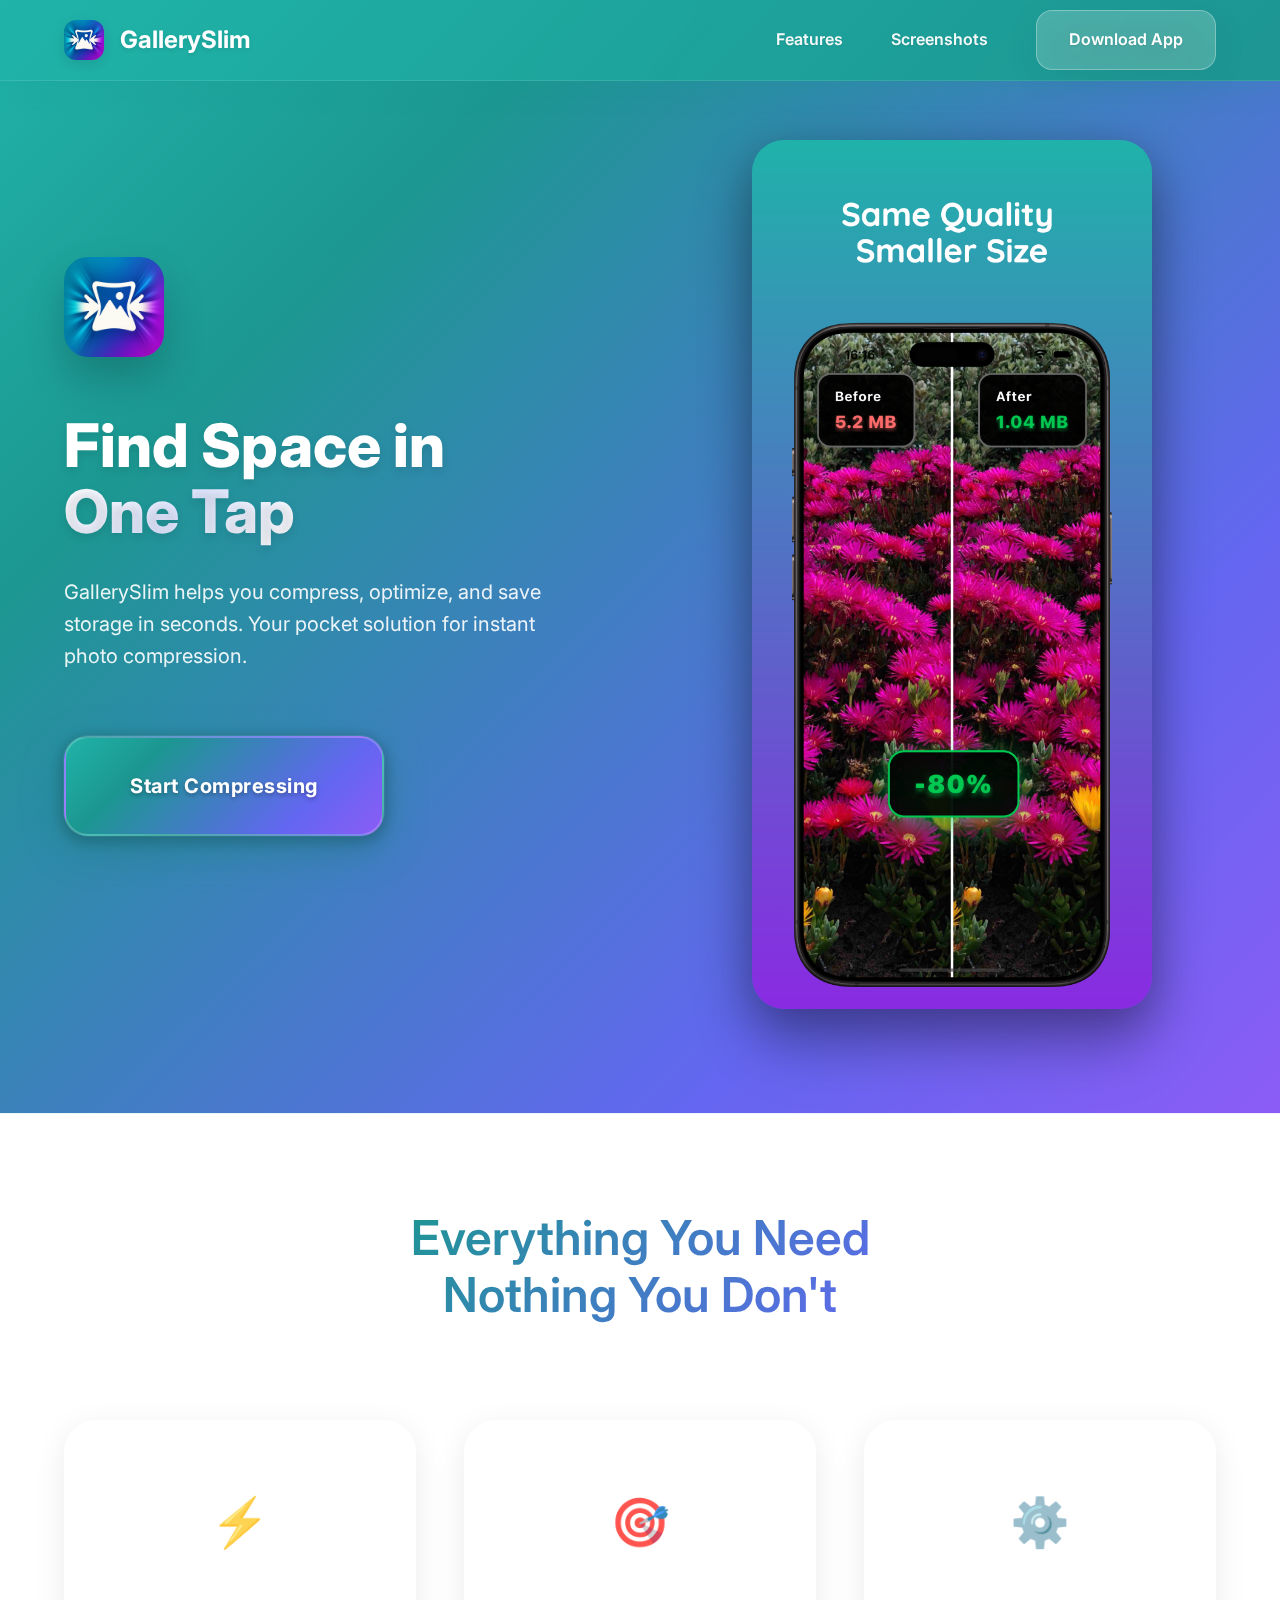
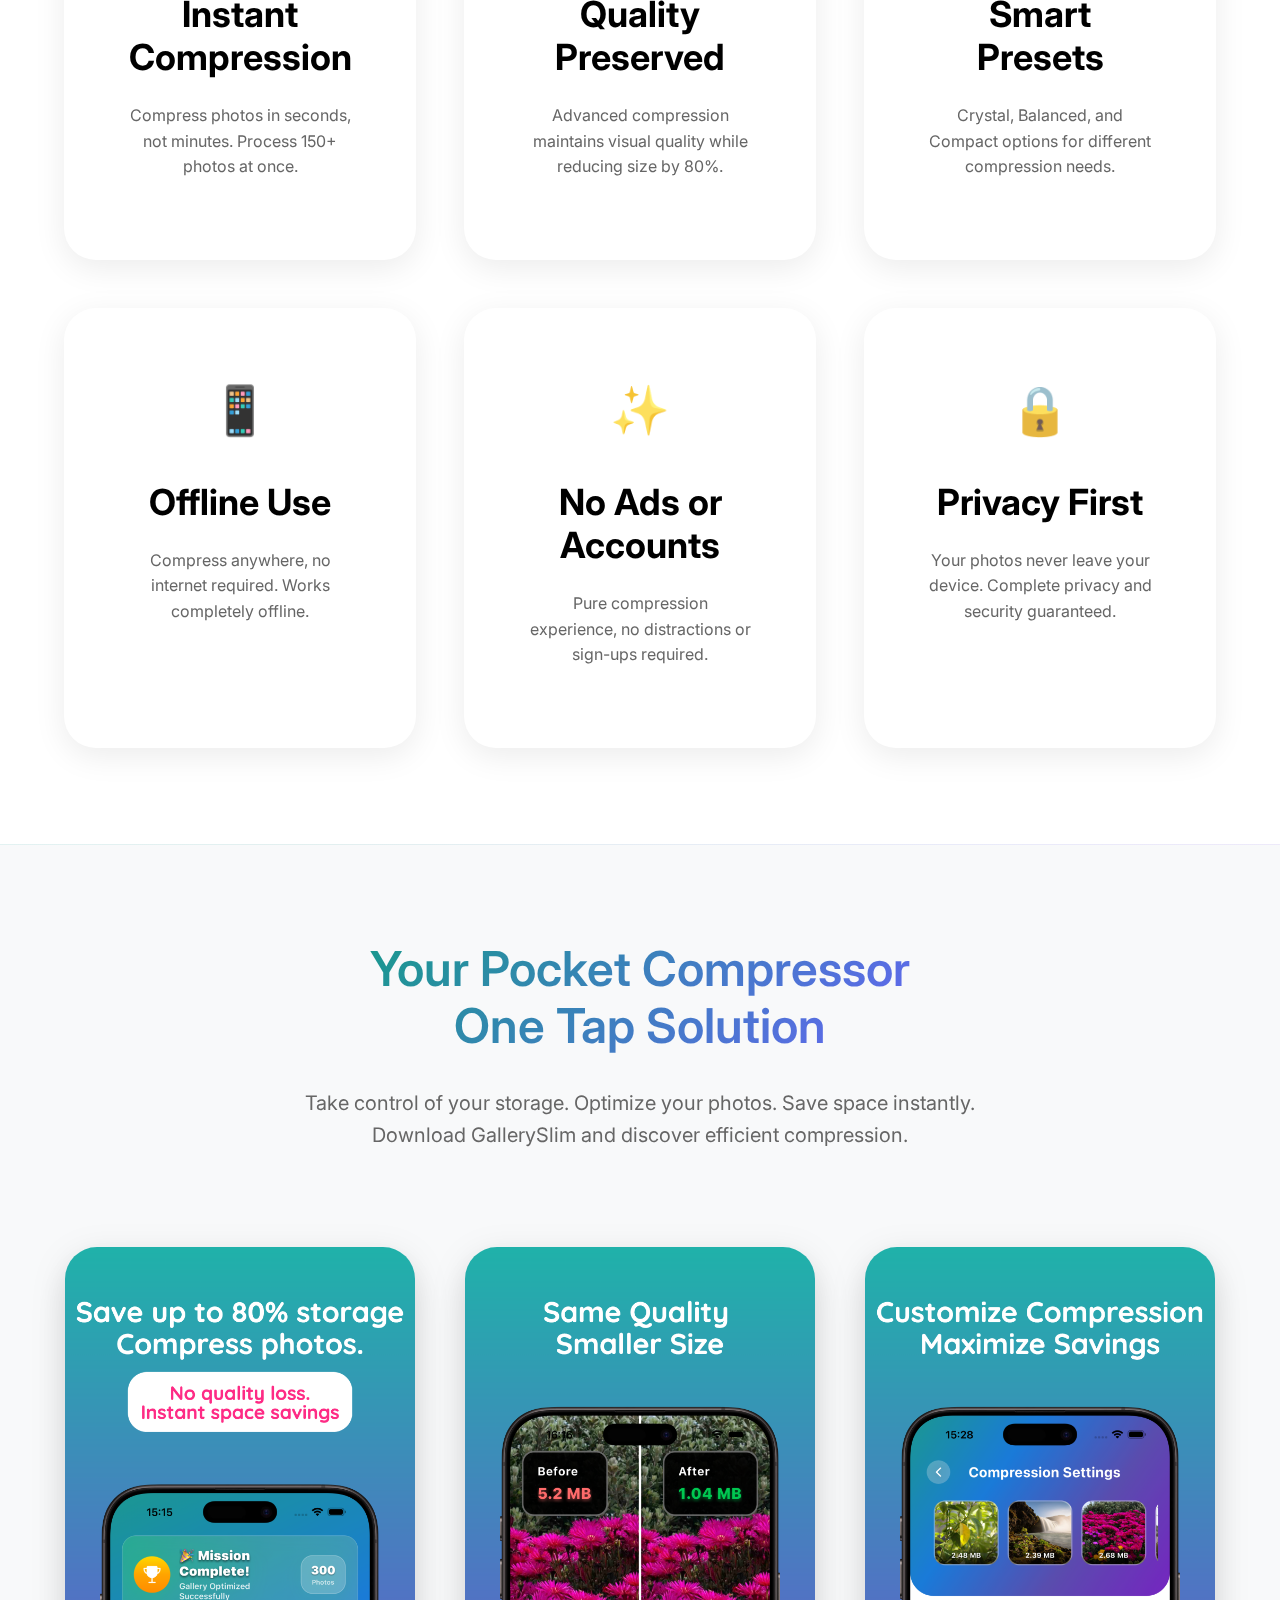
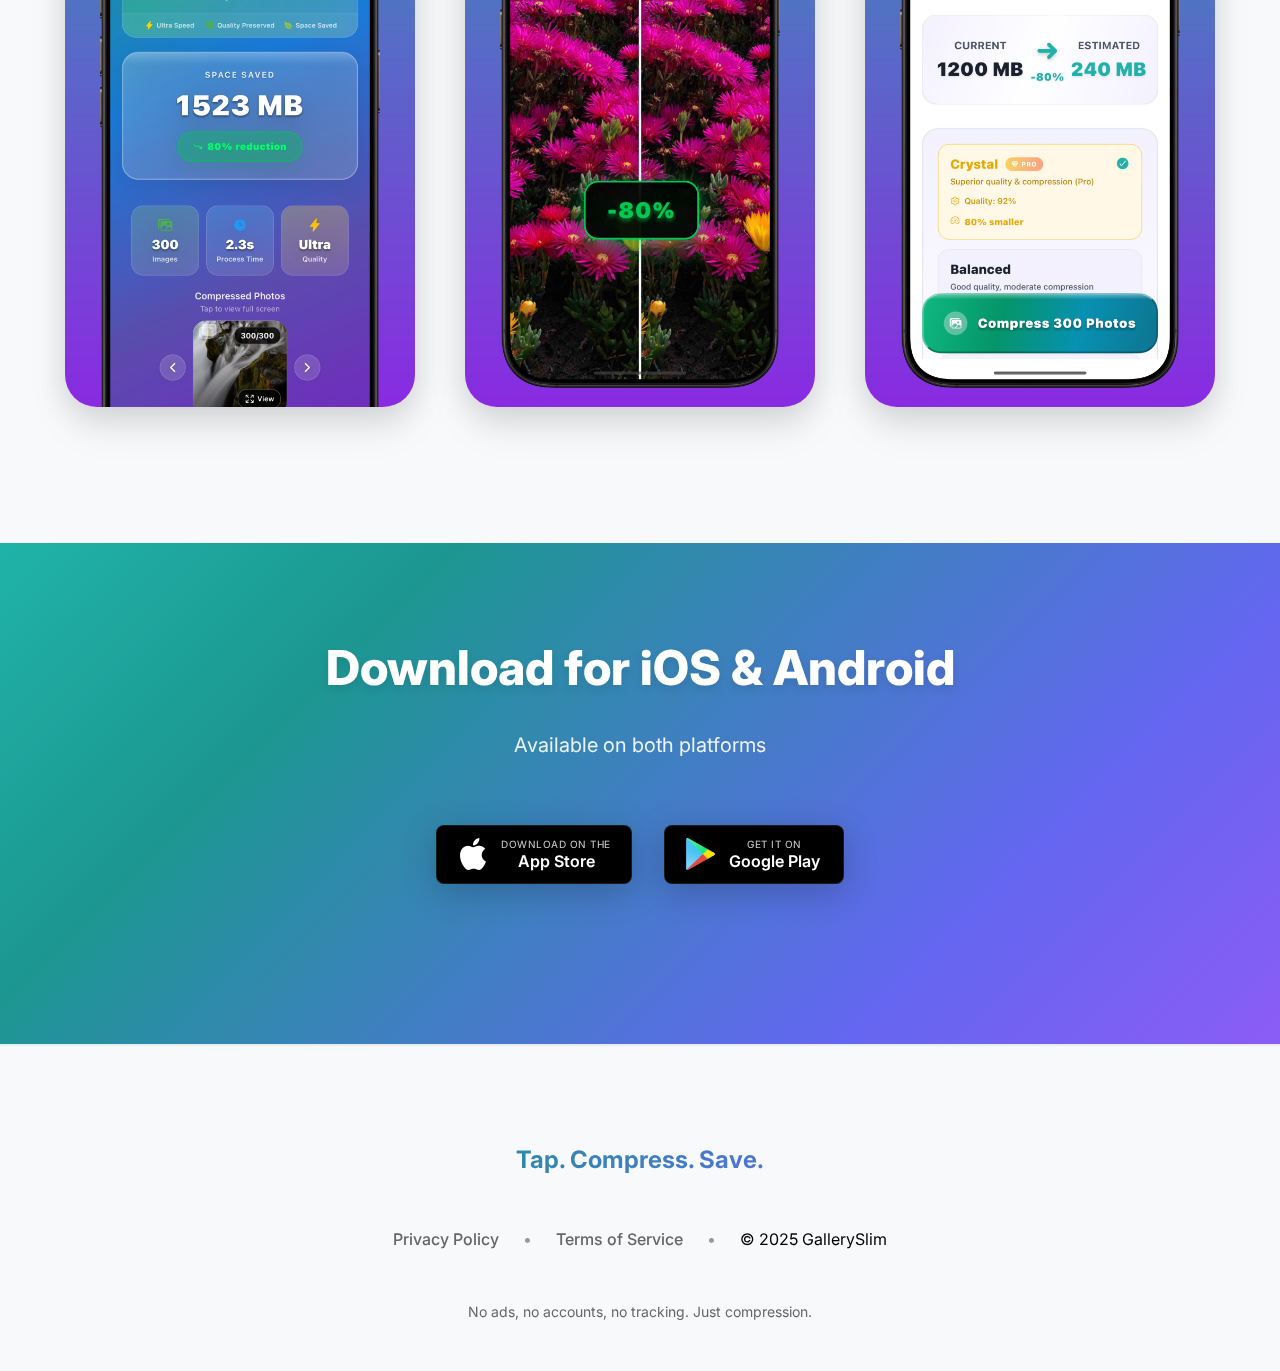
<file: index.html>
<!DOCTYPE html>
<html lang="en">
  <head>
    <meta charset="UTF-8" />
    <meta name="viewport" content="width=device-width, initial-scale=1.0" />
    <title>GallerySlim - Compress Photos Instantly</title>
    <meta
      name="description"
      content="Compress your photos instantly while maintaining quality. Save storage space with one tap."
    />
    <meta
      name="keywords"
      content="photo compression, image optimization, file size reduction, mobile app, iOS, Android"
    />

    <!-- Open Graph / Facebook -->
    <meta property="og:type" content="website" />
    <meta property="og:url" content="https://galleryslim.com/" />
    <meta
      property="og:title"
      content="GallerySlim - Compress Photos Instantly"
    />
    <meta
      property="og:description"
      content="Compress your photos instantly while maintaining quality. Save storage space with one tap."
    />
    <meta
      property="og:image"
      content="https://galleryslim.com/images/og-image.jpg"
    />

    <!-- Twitter -->
    <meta property="twitter:card" content="summary_large_image" />
    <meta property="twitter:url" content="https://galleryslim.com/" />
    <meta
      property="twitter:title"
      content="GallerySlim - Compress Photos Instantly"
    />
    <meta
      property="twitter:description"
      content="Compress your photos instantly while maintaining quality. Save storage space with one tap."
    />
    <meta
      property="twitter:image"
      content="https://galleryslim.com/images/og-image.jpg"
    />

    <!-- Favicon -->
    <link rel="icon" type="image/png" href="images/favicon.png" />

    <!-- CSS -->
    <link rel="stylesheet" href="styles.css" />

    <!-- Fonts -->
    <link rel="preconnect" href="https://fonts.googleapis.com" />
    <link rel="preconnect" href="https://fonts.gstatic.com" crossorigin />
    <link
      href="https://fonts.googleapis.com/css2?family=Inter:wght@300;400;500;600;700&display=swap"
      rel="stylesheet"
    />

    <!-- Structured Data -->
    <script type="application/ld+json">
      {
        "@context": "https://schema.org",
        "@type": "MobileApplication",
        "name": "GallerySlim",
        "description": "Compress your photos instantly while maintaining quality",
        "operatingSystem": "iOS, Android",
        "applicationCategory": "Photo & Video",
        "offers": {
          "@type": "Offer",
          "price": "0",
          "priceCurrency": "USD"
        }
      }
    </script>
  </head>
  <body>
    <!-- Navigation -->
    <nav class="navbar">
      <div class="nav-container">
        <div class="nav-logo">
          <img src="images/icon.png" alt="GallerySlim" class="logo" />
          <span class="logo-text">GallerySlim</span>
        </div>
        <div class="nav-menu">
          <a href="#features" class="nav-link">Features</a>
          <a href="#screenshots" class="nav-link">Screenshots</a>
          <a href="#download" class="nav-link download-btn">Download App</a>
        </div>
        <div class="nav-toggle">
          <span></span>
          <span></span>
          <span></span>
        </div>
      </div>
    </nav>

    <!-- Hero Section -->
    <section class="hero" id="hero">
      <div class="container">
        <div class="hero-content">
          <div class="hero-icon">
            <img src="images/icon.png" alt="GallerySlim" class="app-icon" />
          </div>
          <h1 class="hero-title">
            Find Space in<br />
            <span class="gradient-text">One Tap</span>
          </h1>
          <p class="hero-subtitle">
            GallerySlim helps you compress, optimize, and save storage in
            seconds. Your pocket solution for instant photo compression.
          </p>
          <div class="hero-cta">
            <a href="#download" class="btn btn-primary">Start Compressing</a>
          </div>
        </div>
        <div class="hero-screenshots">
          <div class="screenshot-main">
            <img
              src="images/Apple iPhone 16 Pro Max Screenshot 2.png"
              alt="GallerySlim Before/After Comparison"
              class="main-screenshot"
            />
          </div>
        </div>
      </div>
    </section>

    <!-- Features Section -->
    <section class="features" id="features">
      <div class="container">
        <div class="section-header">
          <h2>Everything You Need<br />Nothing You Don't</h2>
        </div>
        <div class="features-grid">
          <div class="feature-card">
            <div class="feature-icon">⚡</div>
            <h3>Instant Compression</h3>
            <p>
              Compress photos in seconds, not minutes. Process 150+ photos at
              once.
            </p>
          </div>
          <div class="feature-card">
            <div class="feature-icon">🎯</div>
            <h3>Quality Preserved</h3>
            <p>
              Advanced compression maintains visual quality while reducing size
              by 80%.
            </p>
          </div>
          <div class="feature-card">
            <div class="feature-icon">⚙️</div>
            <h3>Smart Presets</h3>
            <p>
              Crystal, Balanced, and Compact options for different compression
              needs.
            </p>
          </div>
          <div class="feature-card">
            <div class="feature-icon">📱</div>
            <h3>Offline Use</h3>
            <p>
              Compress anywhere, no internet required. Works completely offline.
            </p>
          </div>
          <div class="feature-card">
            <div class="feature-icon">✨</div>
            <h3>No Ads or Accounts</h3>
            <p>
              Pure compression experience, no distractions or sign-ups required.
            </p>
          </div>
          <div class="feature-card">
            <div class="feature-icon">🔒</div>
            <h3>Privacy First</h3>
            <p>
              Your photos never leave your device. Complete privacy and security
              guaranteed.
            </p>
          </div>
        </div>
      </div>
    </section>

    <!-- Screenshots Section -->
    <section class="screenshots" id="screenshots">
      <div class="container">
        <div class="section-header">
          <h2>Your Pocket Compressor<br />One Tap Solution</h2>
          <p>
            Take control of your storage. Optimize your photos. Save space
            instantly.<br />Download GallerySlim and discover efficient
            compression.
          </p>
        </div>
        <div class="screenshots-grid">
          <div class="screenshot">
            <img
              src="images/Apple iPhone 16 Pro Max Screenshot 1.png"
              alt="GallerySlim Main Screen"
            />
          </div>
          <div class="screenshot">
            <img
              src="images/Apple iPhone 16 Pro Max Screenshot 2.png"
              alt="GallerySlim Settings Screen"
            />
          </div>
          <div class="screenshot">
            <img
              src="images/Apple iPhone 16 Pro Max Screenshot 3.png"
              alt="GallerySlim Results Screen"
            />
          </div>
        </div>
      </div>
    </section>

    <!-- Download Section -->
    <section class="download" id="download">
      <div class="container">
        <div class="download-content">
          <h2>Download for iOS & Android</h2>
          <p>Available on both platforms</p>
          <div class="download-buttons">
            <a href="#" class="download-btn app-store">
              <div class="store-button">
                <div class="store-icon">
                  <img
                    src="images/apple-icon.png"
                    alt="Apple"
                    width="24"
                    height="24"
                  />
                </div>
                <div class="store-text">
                  <div class="store-label">Download on the</div>
                  <div class="store-name">App Store</div>
                </div>
              </div>
            </a>
            <a href="#" class="download-btn google-play">
              <div class="store-button">
                <div class="store-icon">
                  <img
                    src="images/googleplay-icon.png"
                    alt="Google Play"
                    width="24"
                    height="24"
                  />
                </div>
                <div class="store-text">
                  <div class="store-label">GET IT ON</div>
                  <div class="store-name">Google Play</div>
                </div>
              </div>
            </a>
          </div>
        </div>
      </div>
    </section>

    <!-- Footer -->
    <footer class="footer">
      <div class="container">
        <div class="footer-content">
          <div class="footer-tagline">
            <p>Tap. Compress. Save.</p>
          </div>
          <div class="footer-links">
            <a href="privacy.html">Privacy Policy</a>
            <span class="separator">•</span>
            <a href="terms.html">Terms of Service</a>
            <span class="separator">•</span>
            <span>© 2025 GallerySlim</span>
          </div>
          <div class="footer-note">
            <p>No ads, no accounts, no tracking. Just compression.</p>
          </div>
        </div>
      </div>
    </footer>

    <!-- JavaScript -->
    <script src="script.js"></script>
  </body>
</html>
</file>
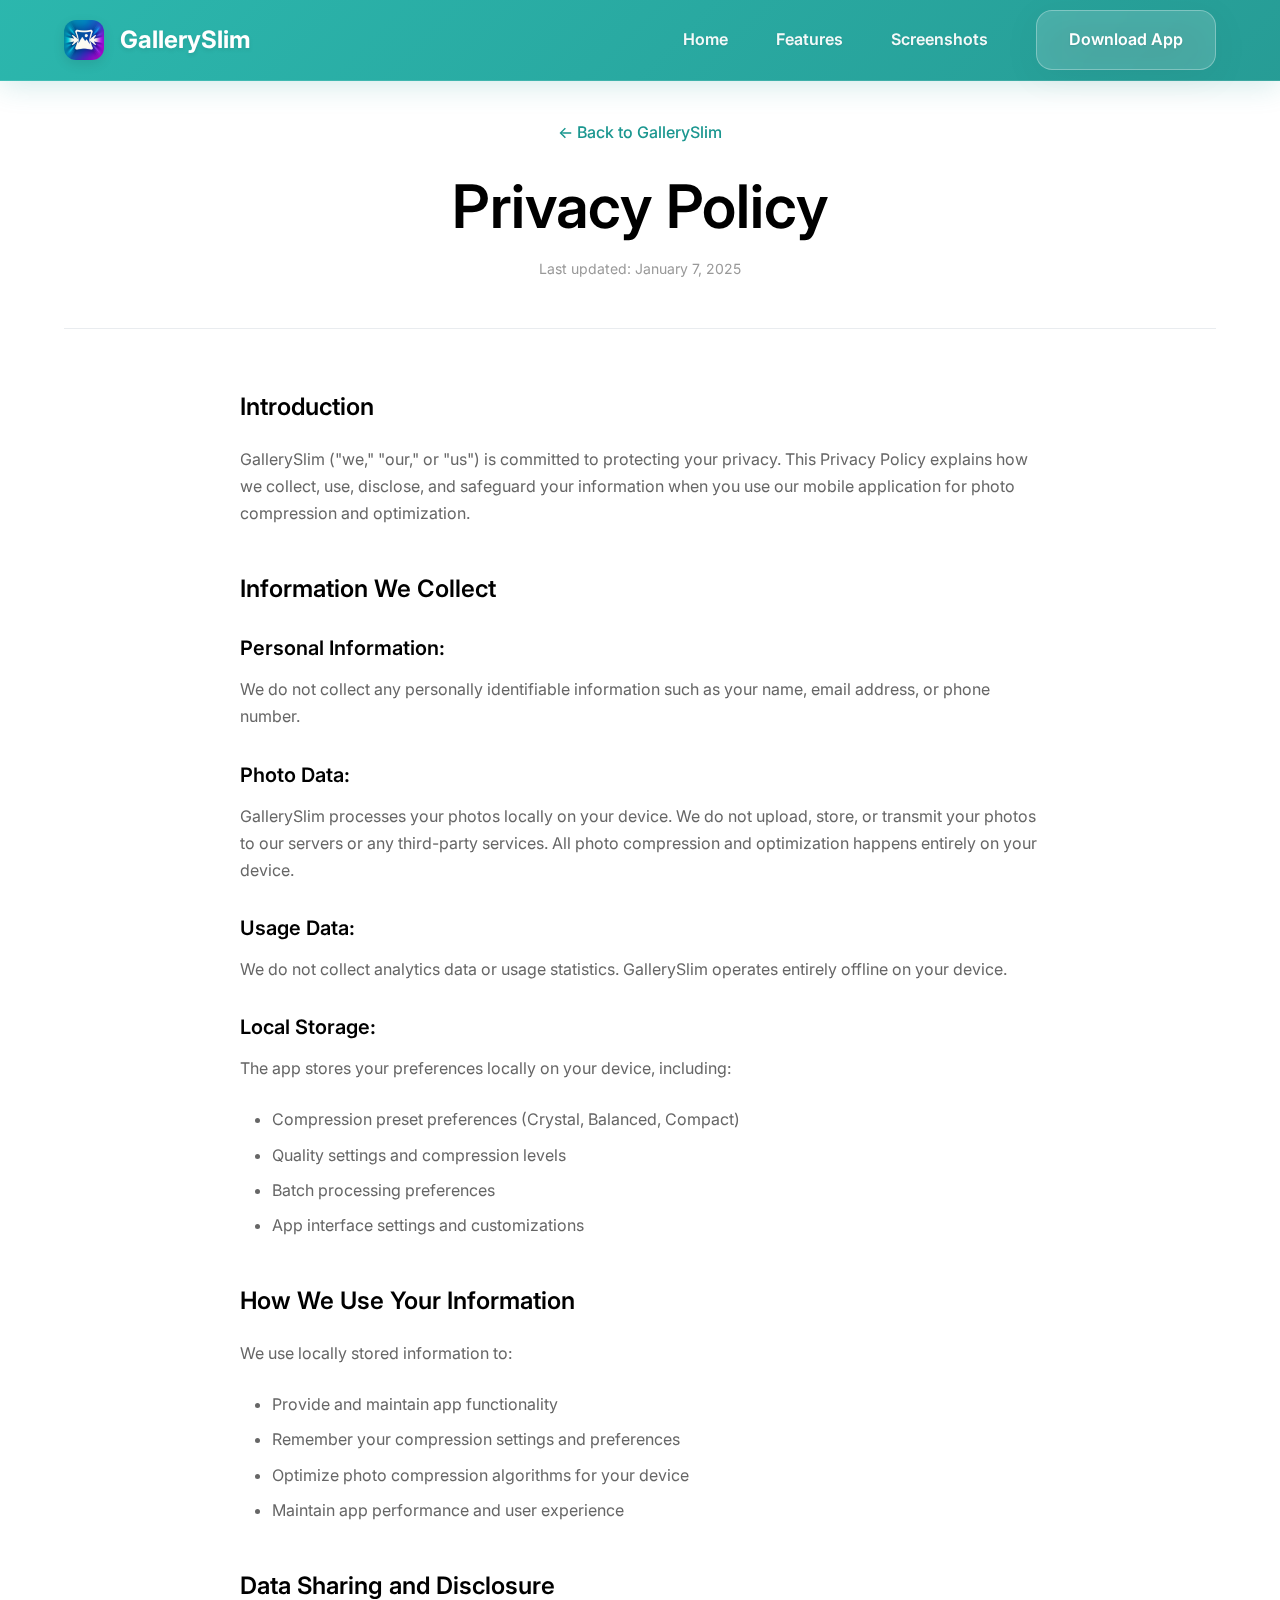
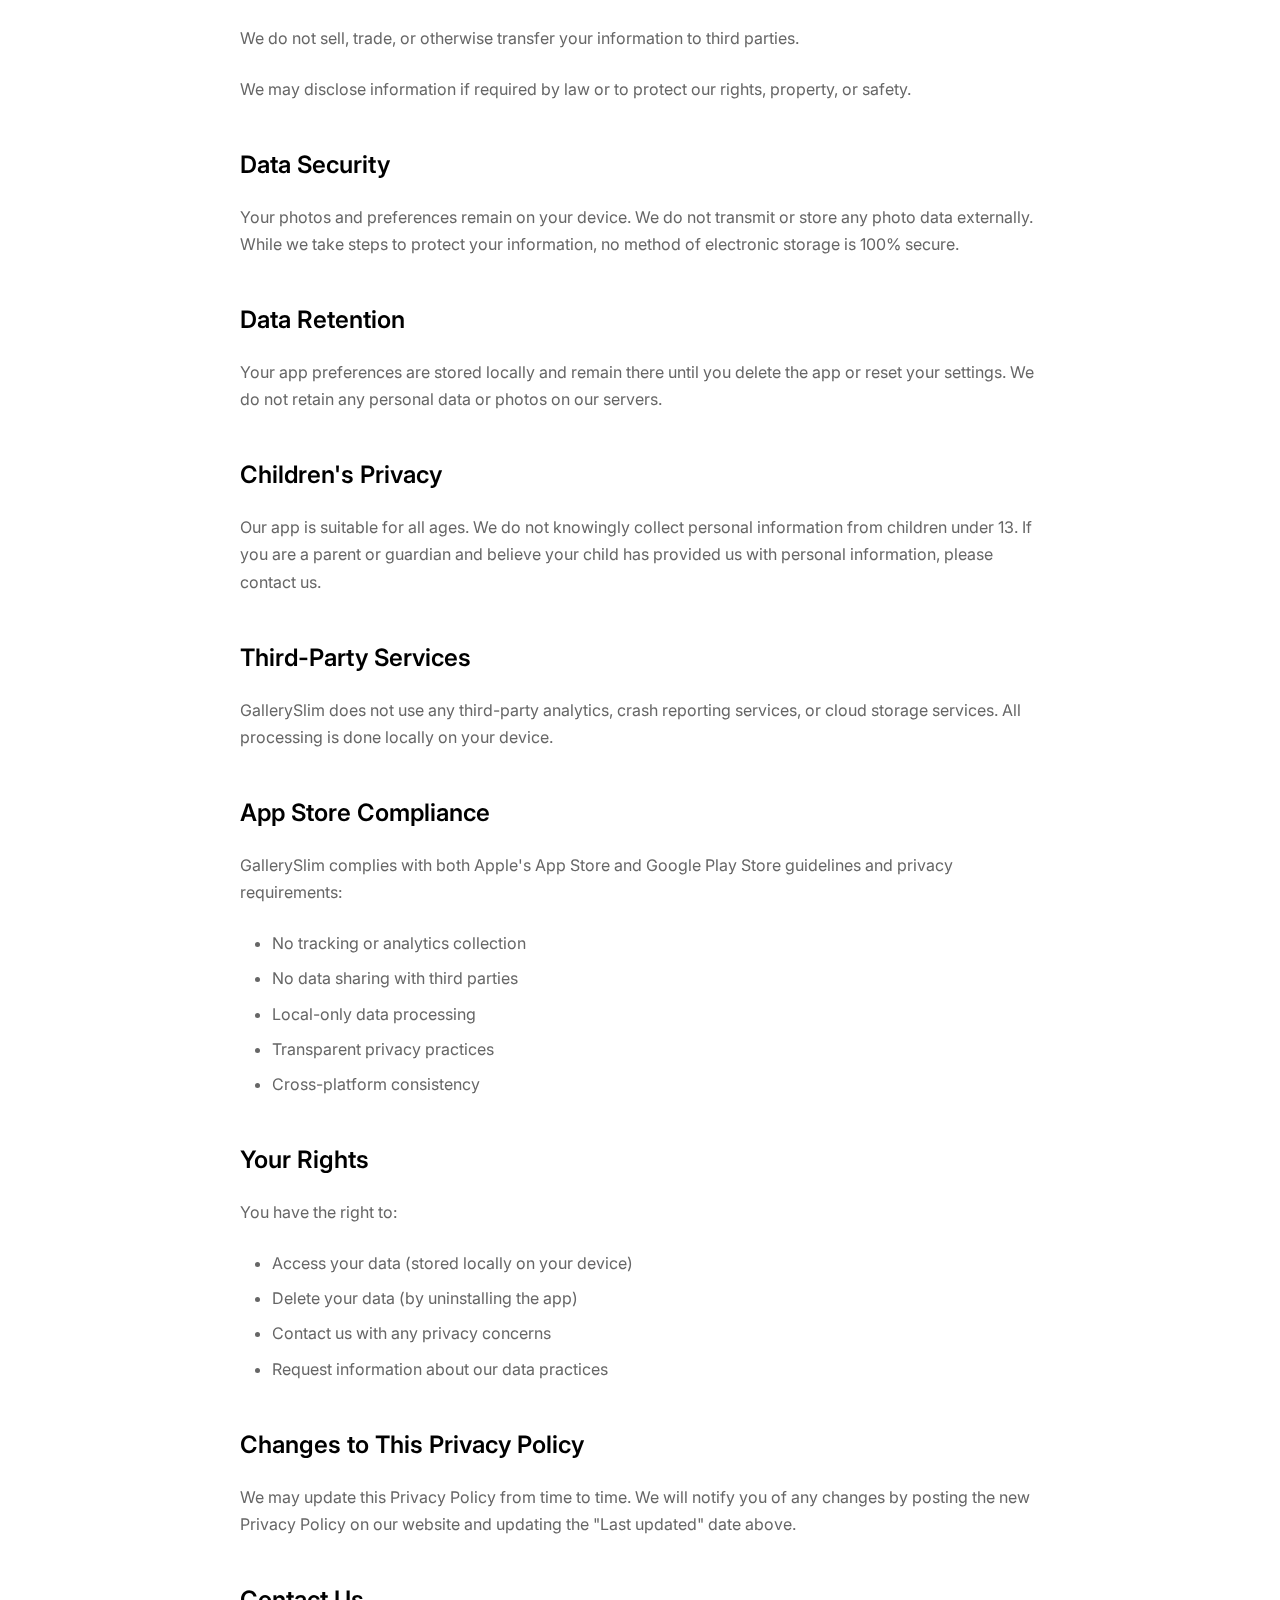
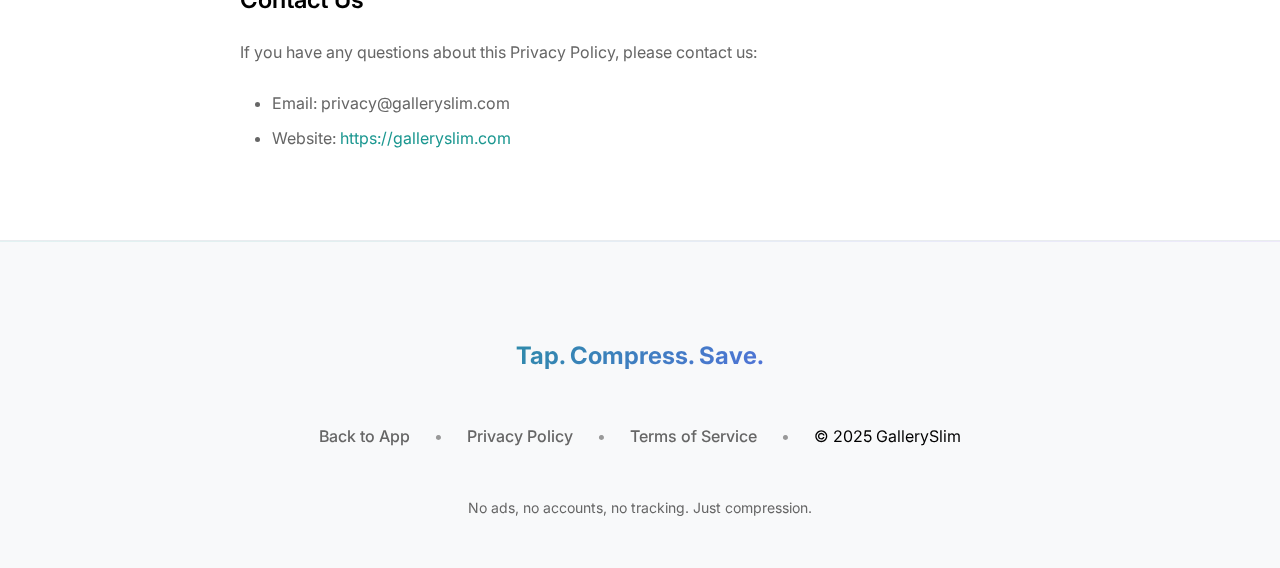
<file: privacy.html>
<!DOCTYPE html>
<html lang="en">
  <head>
    <meta charset="UTF-8" />
    <meta name="viewport" content="width=device-width, initial-scale=1.0" />
    <title>Privacy Policy - GallerySlim</title>
    <meta
      name="description"
      content="GallerySlim Privacy Policy - Learn how we protect your privacy and handle your data."
    />

    <!-- Favicon -->
    <link rel="icon" type="image/png" href="images/favicon.png" />

    <!-- CSS -->
    <link rel="stylesheet" href="styles.css" />

    <!-- Fonts -->
    <link rel="preconnect" href="https://fonts.googleapis.com" />
    <link rel="preconnect" href="https://fonts.gstatic.com" crossorigin />
    <link
      href="https://fonts.googleapis.com/css2?family=Inter:wght@300;400;500;600;700&display=swap"
      rel="stylesheet"
    />
  </head>
  <body>
    <!-- Navigation -->
    <nav class="navbar">
      <div class="nav-container">
        <div class="nav-logo">
          <img src="images/icon.png" alt="GallerySlim" class="logo" />
          <span class="logo-text">GallerySlim</span>
        </div>
        <div class="nav-menu">
          <a href="index.html" class="nav-link">Home</a>
          <a href="index.html#features" class="nav-link">Features</a>
          <a href="index.html#screenshots" class="nav-link">Screenshots</a>
          <a href="index.html#download" class="nav-link download-btn"
            >Download App</a
          >
        </div>
        <div class="nav-toggle">
          <span></span>
          <span></span>
          <span></span>
        </div>
      </div>
    </nav>

    <!-- Privacy Policy Content -->
    <section class="privacy-content">
      <div class="container">
        <div class="privacy-header">
          <a href="index.html" class="back-link">← Back to GallerySlim</a>
          <h1>Privacy Policy</h1>
          <p class="last-updated">Last updated: January 7, 2025</p>
        </div>

        <div class="privacy-body">
          <h2>Introduction</h2>
          <p>
            GallerySlim ("we," "our," or "us") is committed to protecting your
            privacy. This Privacy Policy explains how we collect, use, disclose,
            and safeguard your information when you use our mobile application
            for photo compression and optimization.
          </p>

          <h2>Information We Collect</h2>

          <h3>Personal Information:</h3>
          <p>
            We do not collect any personally identifiable information such as
            your name, email address, or phone number.
          </p>

          <h3>Photo Data:</h3>
          <p>
            GallerySlim processes your photos locally on your device. We do not
            upload, store, or transmit your photos to our servers or any
            third-party services. All photo compression and optimization happens
            entirely on your device.
          </p>

          <h3>Usage Data:</h3>
          <p>
            We do not collect analytics data or usage statistics. GallerySlim
            operates entirely offline on your device.
          </p>

          <h3>Local Storage:</h3>
          <p>
            The app stores your preferences locally on your device, including:
          </p>
          <ul>
            <li>Compression preset preferences (Crystal, Balanced, Compact)</li>
            <li>Quality settings and compression levels</li>
            <li>Batch processing preferences</li>
            <li>App interface settings and customizations</li>
          </ul>

          <h2>How We Use Your Information</h2>
          <p>We use locally stored information to:</p>
          <ul>
            <li>Provide and maintain app functionality</li>
            <li>Remember your compression settings and preferences</li>
            <li>Optimize photo compression algorithms for your device</li>
            <li>Maintain app performance and user experience</li>
          </ul>

          <h2>Data Sharing and Disclosure</h2>
          <p>
            We do not sell, trade, or otherwise transfer your information to
            third parties.
          </p>
          <p>
            We may disclose information if required by law or to protect our
            rights, property, or safety.
          </p>

          <h2>Data Security</h2>
          <p>
            Your photos and preferences remain on your device. We do not
            transmit or store any photo data externally. While we take steps to
            protect your information, no method of electronic storage is 100%
            secure.
          </p>

          <h2>Data Retention</h2>
          <p>
            Your app preferences are stored locally and remain there until you
            delete the app or reset your settings. We do not retain any personal
            data or photos on our servers.
          </p>

          <h2>Children's Privacy</h2>
          <p>
            Our app is suitable for all ages. We do not knowingly collect
            personal information from children under 13. If you are a parent or
            guardian and believe your child has provided us with personal
            information, please contact us.
          </p>

          <h2>Third-Party Services</h2>
          <p>
            GallerySlim does not use any third-party analytics, crash reporting
            services, or cloud storage services. All processing is done locally
            on your device.
          </p>

          <h2>App Store Compliance</h2>
          <p>
            GallerySlim complies with both Apple's App Store and Google Play
            Store guidelines and privacy requirements:
          </p>
          <ul>
            <li>No tracking or analytics collection</li>
            <li>No data sharing with third parties</li>
            <li>Local-only data processing</li>
            <li>Transparent privacy practices</li>
            <li>Cross-platform consistency</li>
          </ul>

          <h2>Your Rights</h2>
          <p>You have the right to:</p>
          <ul>
            <li>Access your data (stored locally on your device)</li>
            <li>Delete your data (by uninstalling the app)</li>
            <li>Contact us with any privacy concerns</li>
            <li>Request information about our data practices</li>
          </ul>

          <h2>Changes to This Privacy Policy</h2>
          <p>
            We may update this Privacy Policy from time to time. We will notify
            you of any changes by posting the new Privacy Policy on our website
            and updating the "Last updated" date above.
          </p>

          <h2>Contact Us</h2>
          <p>
            If you have any questions about this Privacy Policy, please contact
            us:
          </p>
          <ul>
            <li>Email: privacy@galleryslim.com</li>
            <li>
              Website:
              <a href="https://galleryslim.com">https://galleryslim.com</a>
            </li>
          </ul>
        </div>
      </div>
    </section>

    <!-- Footer -->
    <footer class="footer">
      <div class="container">
        <div class="footer-content">
          <div class="footer-tagline">
            <p>Tap. Compress. Save.</p>
          </div>
          <div class="footer-links">
            <a href="index.html">Back to App</a>
            <span class="separator">•</span>
            <a href="privacy.html">Privacy Policy</a>
            <span class="separator">•</span>
            <a href="terms.html">Terms of Service</a>
            <span class="separator">•</span>
            <span>© 2025 GallerySlim</span>
          </div>
          <div class="footer-note">
            <p>No ads, no accounts, no tracking. Just compression.</p>
          </div>
        </div>
      </div>
    </footer>

    <!-- JavaScript -->
    <script src="script.js"></script>
  </body>
</html>
</file>
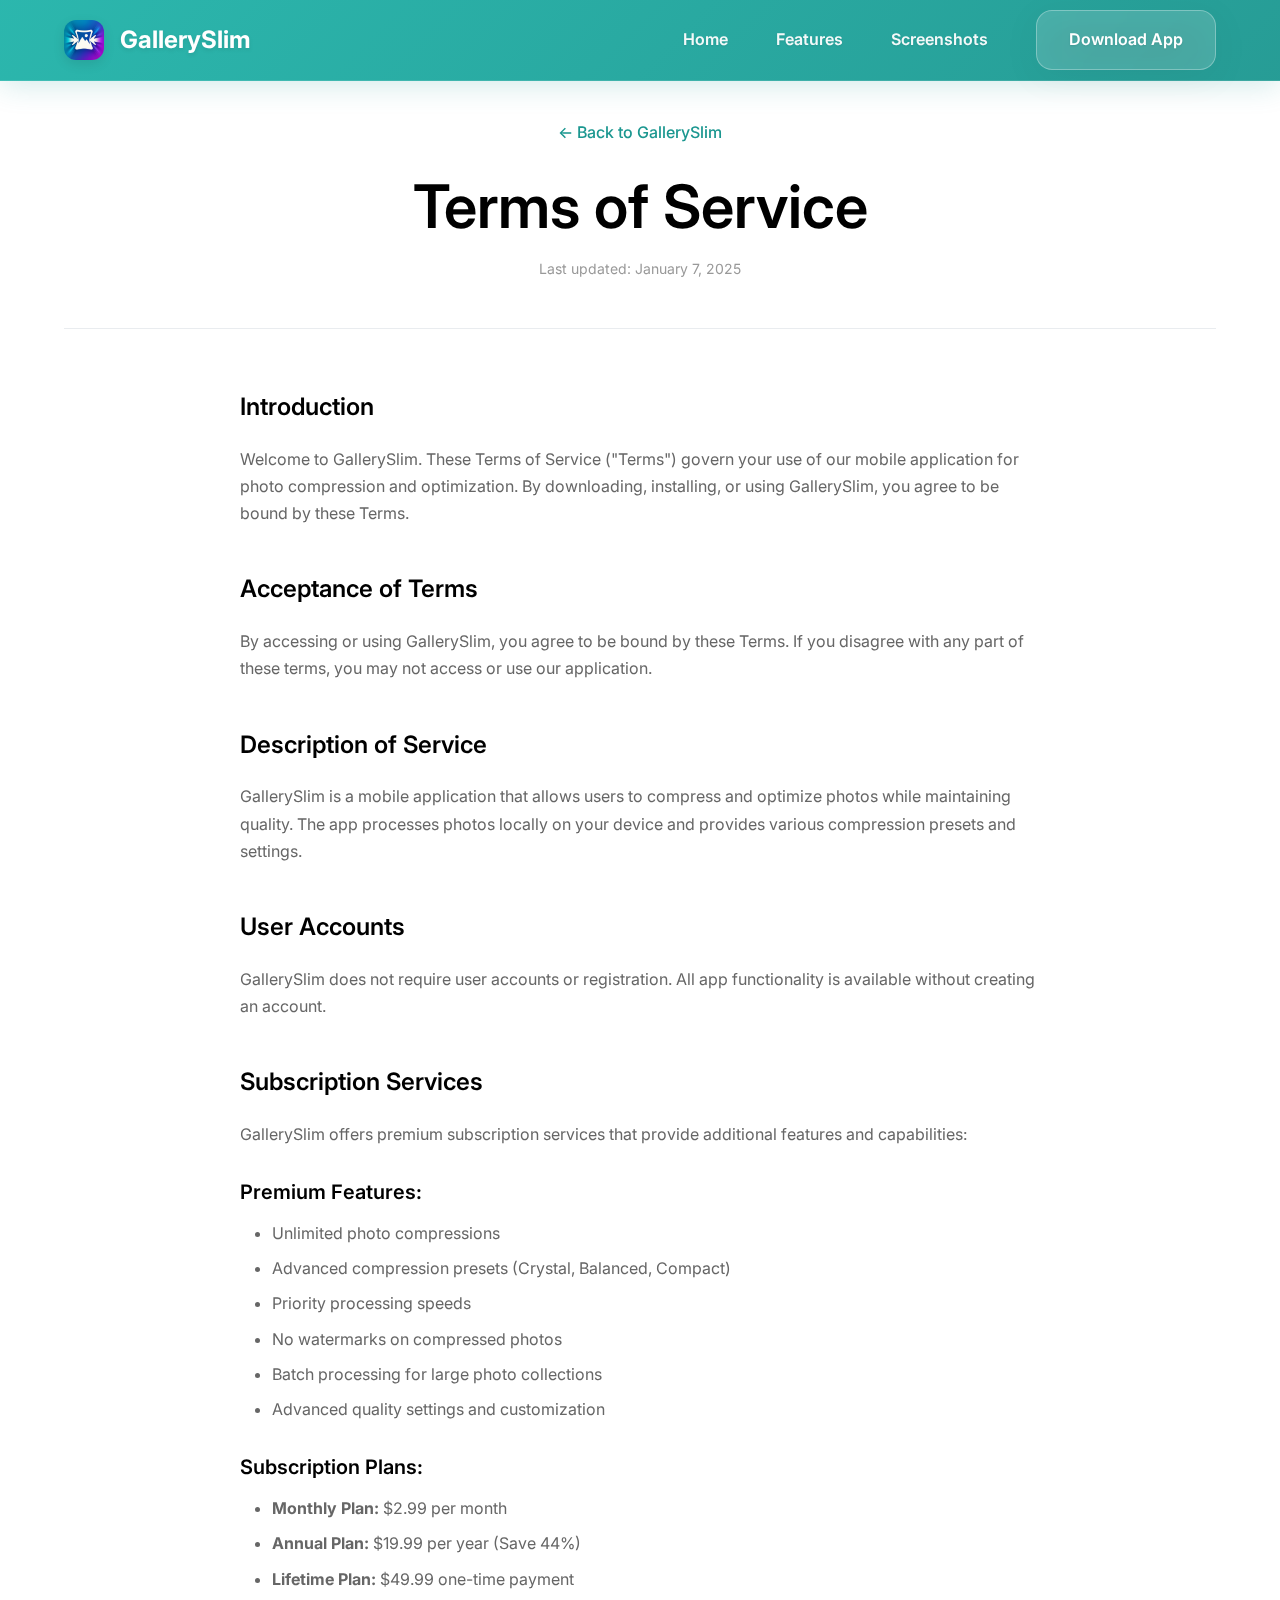
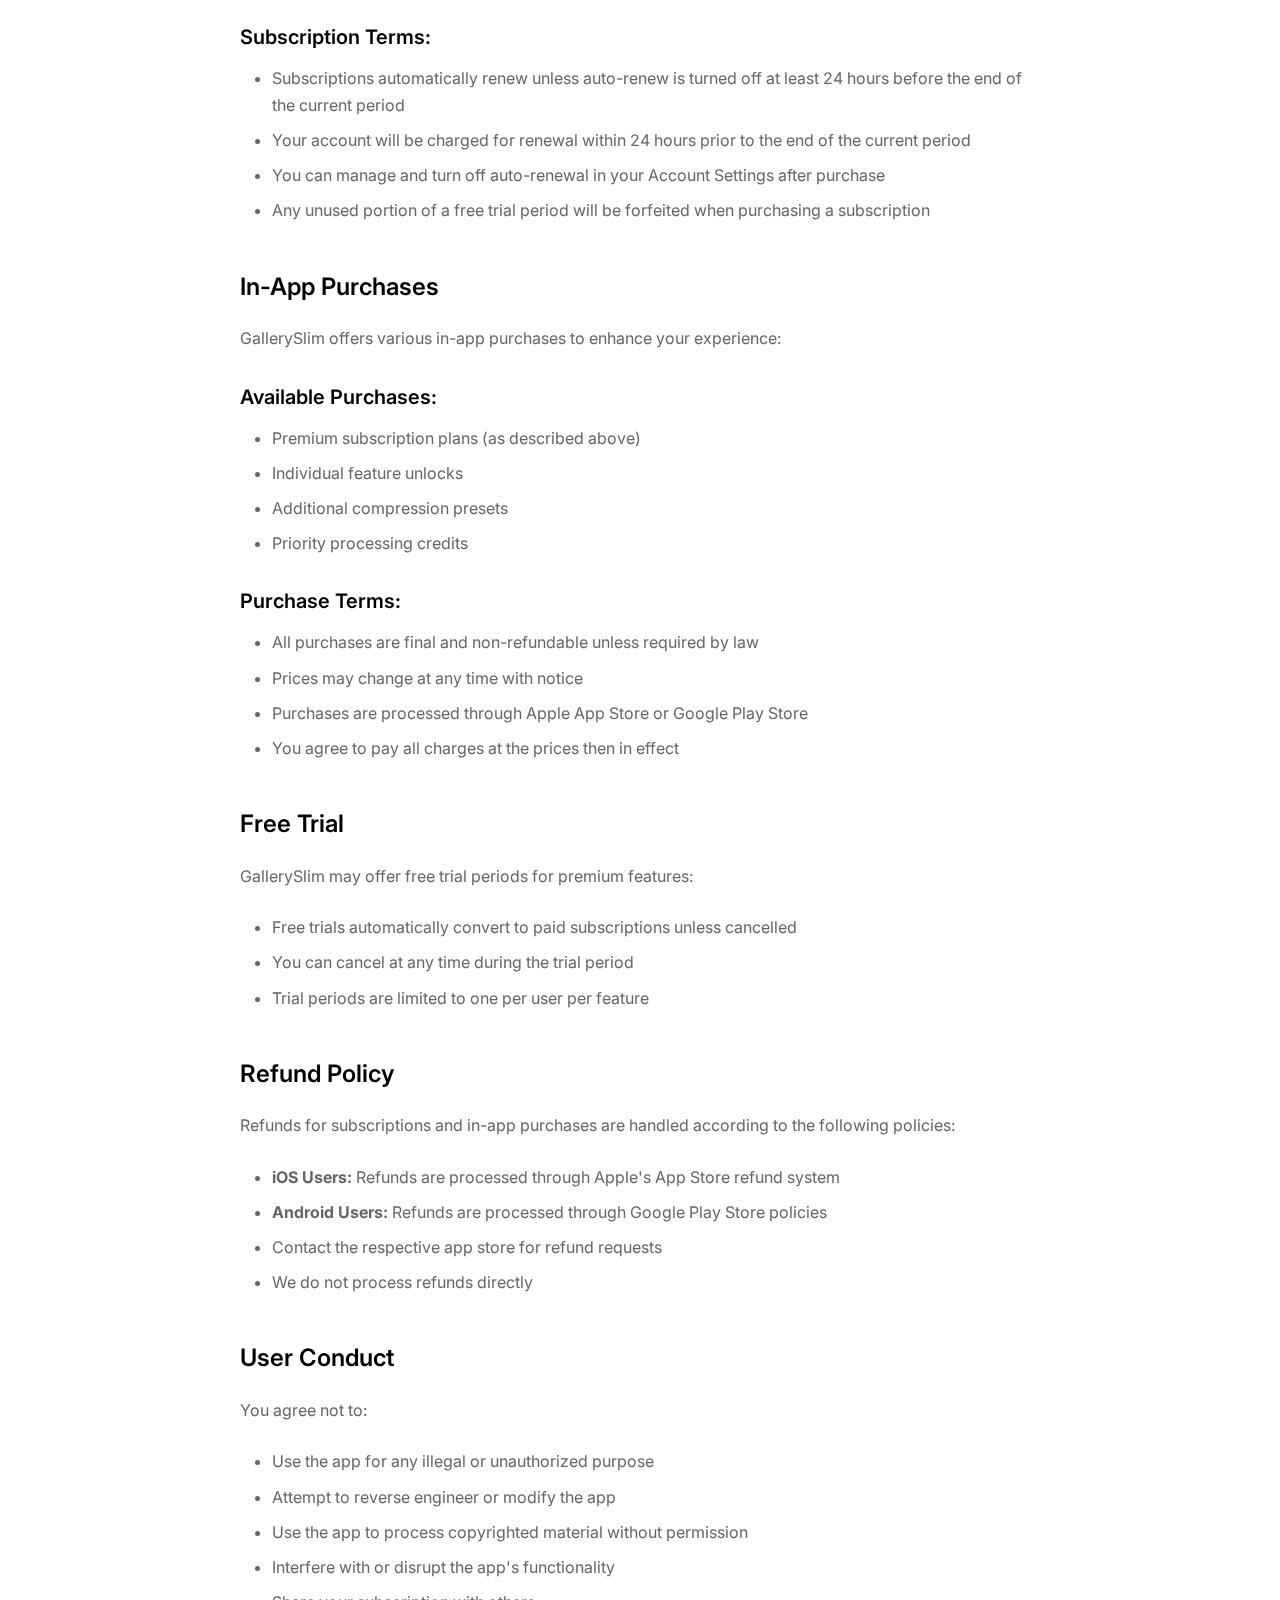
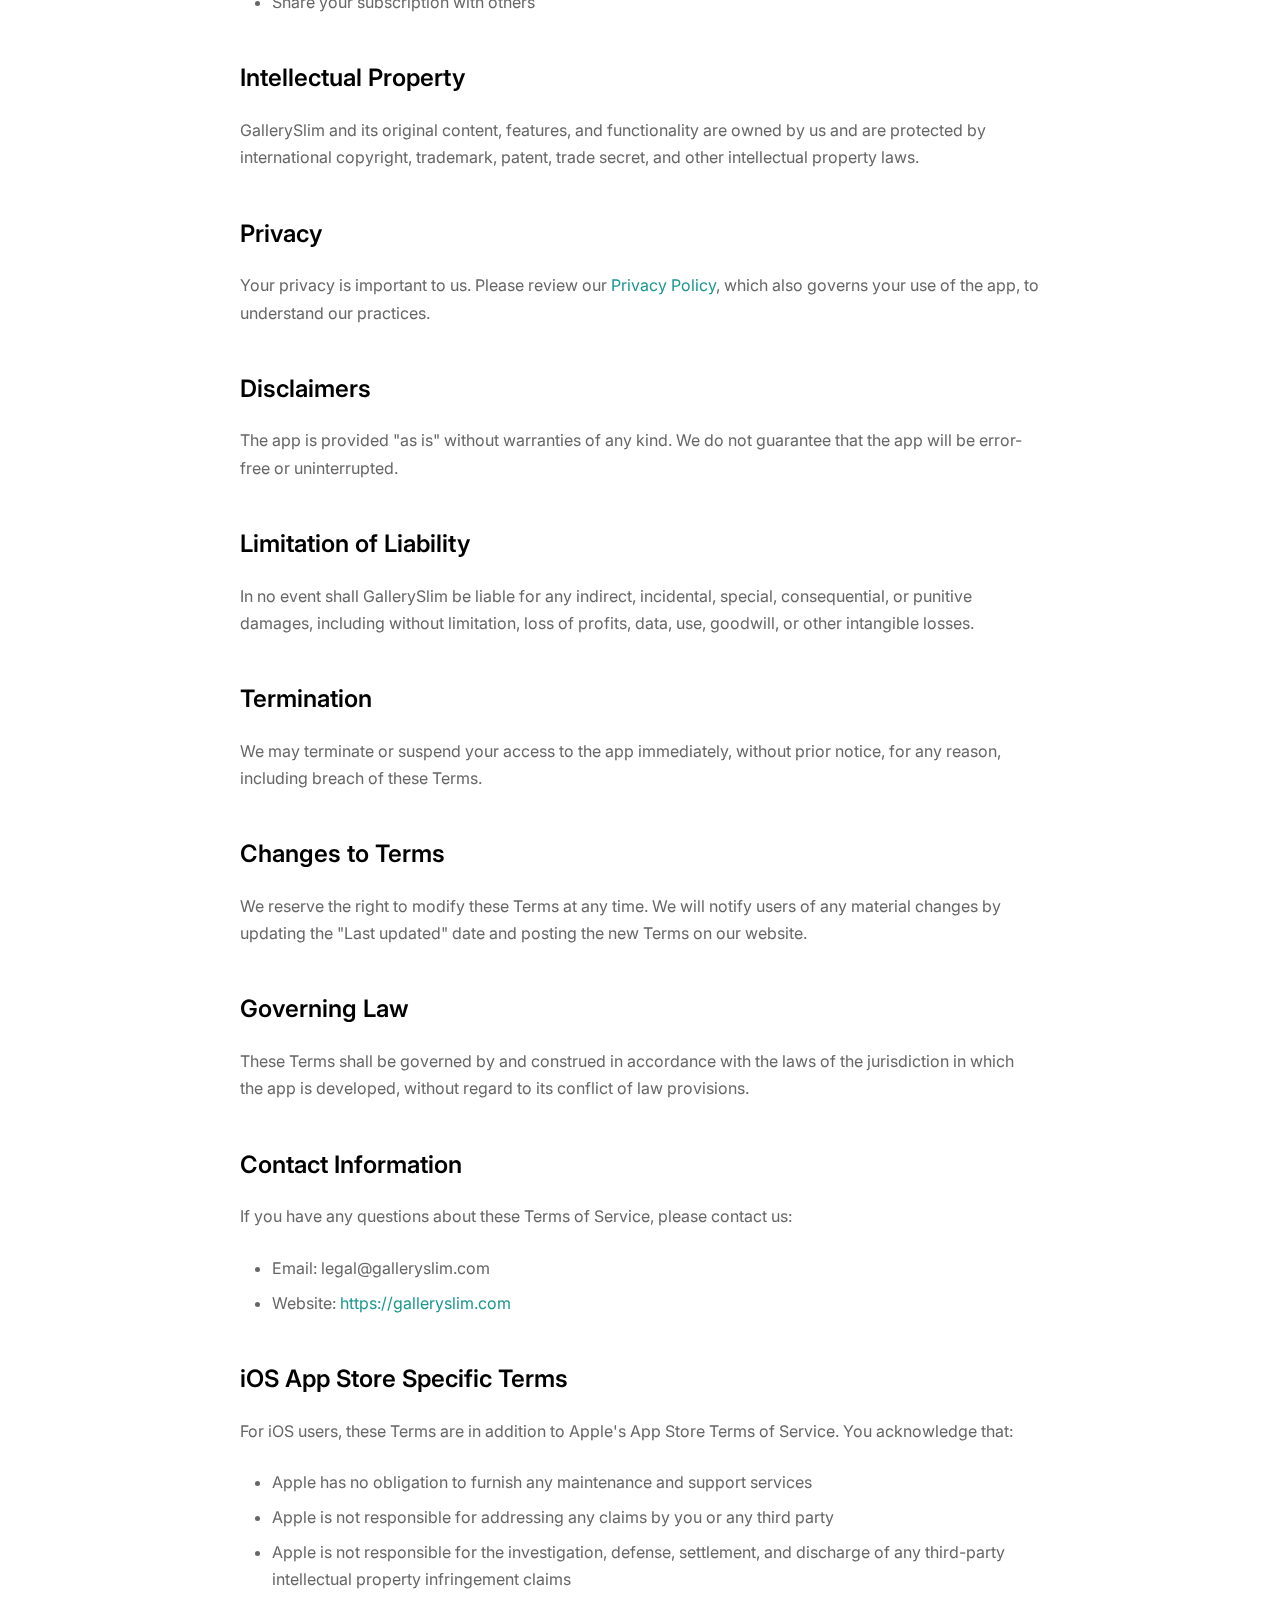
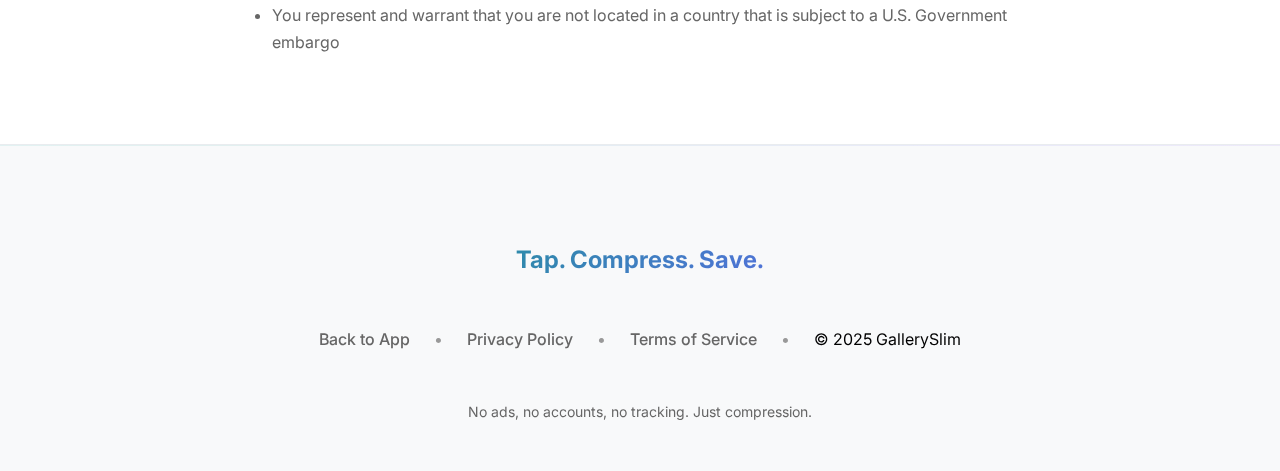
<file: terms.html>
<!DOCTYPE html>
<html lang="en">
  <head>
    <meta charset="UTF-8" />
    <meta name="viewport" content="width=device-width, initial-scale=1.0" />
    <title>Terms of Service - GallerySlim</title>
    <meta
      name="description"
      content="GallerySlim Terms of Service - Learn about our terms, subscriptions, and in-app purchases."
    />

    <!-- Favicon -->
    <link rel="icon" type="image/png" href="images/favicon.png" />

    <!-- CSS -->
    <link rel="stylesheet" href="styles.css" />

    <!-- Fonts -->
    <link rel="preconnect" href="https://fonts.googleapis.com" />
    <link rel="preconnect" href="https://fonts.gstatic.com" crossorigin />
    <link
      href="https://fonts.googleapis.com/css2?family=Inter:wght@300;400;500;600;700&display=swap"
      rel="stylesheet"
    />
  </head>
  <body>
    <!-- Navigation -->
    <nav class="navbar">
      <div class="nav-container">
        <div class="nav-logo">
          <img src="images/icon.png" alt="GallerySlim" class="logo" />
          <span class="logo-text">GallerySlim</span>
        </div>
        <div class="nav-menu">
          <a href="index.html" class="nav-link">Home</a>
          <a href="index.html#features" class="nav-link">Features</a>
          <a href="index.html#screenshots" class="nav-link">Screenshots</a>
          <a href="index.html#download" class="nav-link download-btn"
            >Download App</a
          >
        </div>
        <div class="nav-toggle">
          <span></span>
          <span></span>
          <span></span>
        </div>
      </div>
    </nav>

    <!-- Terms of Service Content -->
    <section class="privacy-content">
      <div class="container">
        <div class="privacy-header">
          <a href="index.html" class="back-link">← Back to GallerySlim</a>
          <h1>Terms of Service</h1>
          <p class="last-updated">Last updated: January 7, 2025</p>
        </div>

        <div class="privacy-body">
          <h2>Introduction</h2>
          <p>
            Welcome to GallerySlim. These Terms of Service ("Terms") govern your
            use of our mobile application for photo compression and
            optimization. By downloading, installing, or using GallerySlim, you
            agree to be bound by these Terms.
          </p>

          <h2>Acceptance of Terms</h2>
          <p>
            By accessing or using GallerySlim, you agree to be bound by these
            Terms. If you disagree with any part of these terms, you may not
            access or use our application.
          </p>

          <h2>Description of Service</h2>
          <p>
            GallerySlim is a mobile application that allows users to compress
            and optimize photos while maintaining quality. The app processes
            photos locally on your device and provides various compression
            presets and settings.
          </p>

          <h2>User Accounts</h2>
          <p>
            GallerySlim does not require user accounts or registration. All app
            functionality is available without creating an account.
          </p>

          <h2>Subscription Services</h2>
          <p>
            GallerySlim offers premium subscription services that provide
            additional features and capabilities:
          </p>

          <h3>Premium Features:</h3>
          <ul>
            <li>Unlimited photo compressions</li>
            <li>Advanced compression presets (Crystal, Balanced, Compact)</li>
            <li>Priority processing speeds</li>
            <li>No watermarks on compressed photos</li>
            <li>Batch processing for large photo collections</li>
            <li>Advanced quality settings and customization</li>
          </ul>

          <h3>Subscription Plans:</h3>
          <ul>
            <li><strong>Monthly Plan:</strong> $2.99 per month</li>
            <li><strong>Annual Plan:</strong> $19.99 per year (Save 44%)</li>
            <li><strong>Lifetime Plan:</strong> $49.99 one-time payment</li>
          </ul>

          <h3>Subscription Terms:</h3>
          <ul>
            <li>
              Subscriptions automatically renew unless auto-renew is turned off
              at least 24 hours before the end of the current period
            </li>
            <li>
              Your account will be charged for renewal within 24 hours prior to
              the end of the current period
            </li>
            <li>
              You can manage and turn off auto-renewal in your Account Settings
              after purchase
            </li>
            <li>
              Any unused portion of a free trial period will be forfeited when
              purchasing a subscription
            </li>
          </ul>

          <h2>In-App Purchases</h2>
          <p>
            GallerySlim offers various in-app purchases to enhance your
            experience:
          </p>

          <h3>Available Purchases:</h3>
          <ul>
            <li>Premium subscription plans (as described above)</li>
            <li>Individual feature unlocks</li>
            <li>Additional compression presets</li>
            <li>Priority processing credits</li>
          </ul>

          <h3>Purchase Terms:</h3>
          <ul>
            <li>
              All purchases are final and non-refundable unless required by law
            </li>
            <li>Prices may change at any time with notice</li>
            <li>
              Purchases are processed through Apple App Store or Google Play
              Store
            </li>
            <li>You agree to pay all charges at the prices then in effect</li>
          </ul>

          <h2>Free Trial</h2>
          <p>GallerySlim may offer free trial periods for premium features:</p>
          <ul>
            <li>
              Free trials automatically convert to paid subscriptions unless
              cancelled
            </li>
            <li>You can cancel at any time during the trial period</li>
            <li>Trial periods are limited to one per user per feature</li>
          </ul>

          <h2>Refund Policy</h2>
          <p>
            Refunds for subscriptions and in-app purchases are handled according
            to the following policies:
          </p>
          <ul>
            <li>
              <strong>iOS Users:</strong> Refunds are processed through Apple's
              App Store refund system
            </li>
            <li>
              <strong>Android Users:</strong> Refunds are processed through
              Google Play Store policies
            </li>
            <li>Contact the respective app store for refund requests</li>
            <li>We do not process refunds directly</li>
          </ul>

          <h2>User Conduct</h2>
          <p>You agree not to:</p>
          <ul>
            <li>Use the app for any illegal or unauthorized purpose</li>
            <li>Attempt to reverse engineer or modify the app</li>
            <li>
              Use the app to process copyrighted material without permission
            </li>
            <li>Interfere with or disrupt the app's functionality</li>
            <li>Share your subscription with others</li>
          </ul>

          <h2>Intellectual Property</h2>
          <p>
            GallerySlim and its original content, features, and functionality
            are owned by us and are protected by international copyright,
            trademark, patent, trade secret, and other intellectual property
            laws.
          </p>

          <h2>Privacy</h2>
          <p>
            Your privacy is important to us. Please review our
            <a href="privacy.html">Privacy Policy</a>, which also governs your
            use of the app, to understand our practices.
          </p>

          <h2>Disclaimers</h2>
          <p>
            The app is provided "as is" without warranties of any kind. We do
            not guarantee that the app will be error-free or uninterrupted.
          </p>

          <h2>Limitation of Liability</h2>
          <p>
            In no event shall GallerySlim be liable for any indirect,
            incidental, special, consequential, or punitive damages, including
            without limitation, loss of profits, data, use, goodwill, or other
            intangible losses.
          </p>

          <h2>Termination</h2>
          <p>
            We may terminate or suspend your access to the app immediately,
            without prior notice, for any reason, including breach of these
            Terms.
          </p>

          <h2>Changes to Terms</h2>
          <p>
            We reserve the right to modify these Terms at any time. We will
            notify users of any material changes by updating the "Last updated"
            date and posting the new Terms on our website.
          </p>

          <h2>Governing Law</h2>
          <p>
            These Terms shall be governed by and construed in accordance with
            the laws of the jurisdiction in which the app is developed, without
            regard to its conflict of law provisions.
          </p>

          <h2>Contact Information</h2>
          <p>
            If you have any questions about these Terms of Service, please
            contact us:
          </p>
          <ul>
            <li>Email: legal@galleryslim.com</li>
            <li>
              Website:
              <a href="https://galleryslim.com">https://galleryslim.com</a>
            </li>
          </ul>

          <h2>iOS App Store Specific Terms</h2>
          <p>
            For iOS users, these Terms are in addition to Apple's App Store
            Terms of Service. You acknowledge that:
          </p>
          <ul>
            <li>
              Apple has no obligation to furnish any maintenance and support
              services
            </li>
            <li>
              Apple is not responsible for addressing any claims by you or any
              third party
            </li>
            <li>
              Apple is not responsible for the investigation, defense,
              settlement, and discharge of any third-party intellectual property
              infringement claims
            </li>
            <li>
              You represent and warrant that you are not located in a country
              that is subject to a U.S. Government embargo
            </li>
          </ul>
        </div>
      </div>
    </section>

    <!-- Footer -->
    <footer class="footer">
      <div class="container">
        <div class="footer-content">
          <div class="footer-tagline">
            <p>Tap. Compress. Save.</p>
          </div>
          <div class="footer-links">
            <a href="index.html">Back to App</a>
            <span class="separator">•</span>
            <a href="privacy.html">Privacy Policy</a>
            <span class="separator">•</span>
            <a href="terms.html">Terms of Service</a>
            <span class="separator">•</span>
            <span>© 2025 GallerySlim</span>
          </div>
          <div class="footer-note">
            <p>No ads, no accounts, no tracking. Just compression.</p>
          </div>
        </div>
      </div>
    </footer>

    <!-- JavaScript -->
    <script src="script.js"></script>
  </body>
</html>
</file>
<file: styles.css>
/* Reset and Base Styles */
* {
  margin: 0;
  padding: 0;
  box-sizing: border-box;
}

:root {
  /* Colors */
  --primary: #1b9790;
  --primary-dark: #147a74;
  --primary-light: #20b3a9;
  --secondary: #ffffff;
  --text-primary: #000000;
  --text-secondary: #666666;
  --text-light: #999999;
  --background: #ffffff;
  --background-alt: #f8f9fa;
  --border: #e9ecef;
  --shadow: rgba(0, 0, 0, 0.08);
  --shadow-hover: rgba(0, 0, 0, 0.12);
  --gradient-primary: linear-gradient(
    135deg,
    #20b3a9 0%,
    #1b9790 25%,
    #6366f1 75%,
    #8b5cf6 100%
  );
  --gradient-secondary: linear-gradient(135deg, #f8f9fa 0%, #e9ecef 100%);
  --gradient-glow: linear-gradient(
    135deg,
    rgba(32, 179, 169, 0.1) 0%,
    rgba(139, 92, 246, 0.1) 100%
  );

  /* Typography */
  --font-family: "Inter", -apple-system, BlinkMacSystemFont, "Segoe UI", Roboto,
    sans-serif;
  --font-size-xs: 0.75rem;
  --font-size-sm: 0.875rem;
  --font-size-base: 1rem;
  --font-size-lg: 1.125rem;
  --font-size-xl: 1.25rem;
  --font-size-2xl: 1.5rem;
  --font-size-3xl: 1.875rem;
  --font-size-4xl: 2.25rem;
  --font-size-5xl: 3rem;
  --font-size-6xl: 3.75rem;

  /* Spacing */
  --spacing-xs: 0.5rem;
  --spacing-sm: 1rem;
  --spacing-md: 1.5rem;
  --spacing-lg: 2rem;
  --spacing-xl: 3rem;
  --spacing-2xl: 4rem;
  --spacing-3xl: 6rem;

  /* Border Radius */
  --radius-sm: 0.375rem;
  --radius-md: 0.5rem;
  --radius-lg: 0.75rem;
  --radius-xl: 1rem;
  --radius-2xl: 1.5rem;
  --radius-3xl: 2rem;

  /* Transitions */
  --transition: all 0.3s ease;
  --transition-slow: all 0.5s ease;
  --transition-fast: all 0.15s ease;
}

/* Dark Mode */
@media (prefers-color-scheme: dark) {
  :root {
    --text-primary: #ffffff;
    --text-secondary: #cccccc;
    --text-light: #999999;
    --background: #0a0a0a;
    --background-alt: #1a1a1a;
    --border: #333333;
    --shadow: rgba(0, 0, 0, 0.3);
    --shadow-hover: rgba(0, 0, 0, 0.4);
  }
}

html {
  scroll-behavior: smooth;
}

body {
  font-family: var(--font-family);
  font-size: var(--font-size-base);
  line-height: 1.6;
  color: var(--text-primary);
  background-color: var(--background);
  overflow-x: hidden;
}

/* Typography */
h1,
h2,
h3,
h4,
h5,
h6 {
  font-weight: 600;
  line-height: 1.2;
  margin-bottom: var(--spacing-sm);
}

h1 {
  font-size: var(--font-size-6xl);
}
h2 {
  font-size: var(--font-size-5xl);
}
h3 {
  font-size: var(--font-size-4xl);
}
h4 {
  font-size: var(--font-size-3xl);
}
h5 {
  font-size: var(--font-size-2xl);
}
h6 {
  font-size: var(--font-size-xl);
}

p {
  margin-bottom: var(--spacing-sm);
  color: var(--text-secondary);
}

/* Container */
.container {
  max-width: 1200px;
  margin: 0 auto;
  padding: 0 var(--spacing-md);
}

/* Buttons */
.btn {
  display: inline-flex;
  align-items: center;
  gap: var(--spacing-xs);
  padding: var(--spacing-lg) var(--spacing-2xl);
  border: none;
  border-radius: var(--radius-2xl);
  font-size: var(--font-size-xl);
  font-weight: 600;
  text-decoration: none;
  cursor: pointer;
  transition: var(--transition);
  white-space: nowrap;
  position: relative;
  overflow: hidden;
  min-width: 200px;
  justify-content: center;
}

.btn::before {
  content: "";
  position: absolute;
  top: 0;
  left: -100%;
  width: 100%;
  height: 100%;
  background: linear-gradient(
    90deg,
    transparent,
    rgba(255, 255, 255, 0.2),
    transparent
  );
  transition: var(--transition-slow);
}

.btn:hover::before {
  left: 100%;
}

.btn-primary {
  background: var(--gradient-primary);
  color: white;
  box-shadow: 0 12px 40px rgba(27, 151, 144, 0.4), 0 4px 16px rgba(0, 0, 0, 0.2),
    0 0 0 1px rgba(255, 255, 255, 0.1);
  transform: translateY(0);
  border: 2px solid rgba(255, 255, 255, 0.2);
  backdrop-filter: blur(10px);
  text-shadow: 0 2px 4px rgba(0, 0, 0, 0.3);
  font-weight: 700;
  letter-spacing: 0.5px;
  filter: drop-shadow(0 4px 8px rgba(0, 0, 0, 0.2));
}

.btn-primary:hover {
  transform: translateY(-6px);
  box-shadow: 0 20px 60px rgba(27, 151, 144, 0.5), 0 8px 24px rgba(0, 0, 0, 0.3),
    0 0 0 2px rgba(255, 255, 255, 0.3);
  border-color: rgba(255, 255, 255, 0.4);
  text-shadow: 0 2px 6px rgba(0, 0, 0, 0.4);
  filter: drop-shadow(0 8px 16px rgba(0, 0, 0, 0.3)) brightness(1.1);
}

/* Navigation */
.navbar {
  position: fixed;
  top: 0;
  left: 0;
  right: 0;
  background: linear-gradient(
    135deg,
    rgba(32, 179, 169, 0.95) 0%,
    rgba(27, 151, 144, 0.95) 100%
  );
  backdrop-filter: blur(20px);
  border-bottom: 1px solid rgba(255, 255, 255, 0.1);
  z-index: 1000;
  transition: var(--transition);
  box-shadow: 0 4px 30px rgba(27, 151, 144, 0.2);
}

.nav-container {
  max-width: 1200px;
  margin: 0 auto;
  padding: 0 var(--spacing-md);
  display: flex;
  align-items: center;
  justify-content: space-between;
  height: 80px;
}

.nav-logo {
  display: flex;
  align-items: center;
  gap: var(--spacing-sm);
}

.logo {
  width: 40px;
  height: 40px;
  border-radius: var(--radius-lg);
  box-shadow: 0 4px 12px rgba(0, 0, 0, 0.1);
  transition: var(--transition);
}

.logo:hover {
  transform: scale(1.1);
}

.logo-text {
  font-size: var(--font-size-2xl);
  font-weight: 700;
  color: white;
  text-shadow: 0 2px 4px rgba(0, 0, 0, 0.1);
}

.nav-menu {
  display: flex;
  align-items: center;
  gap: var(--spacing-xl);
}

.nav-link {
  color: rgba(255, 255, 255, 0.95);
  text-decoration: none;
  font-weight: 600;
  transition: var(--transition);
  position: relative;
  padding: var(--spacing-xs) 0;
  text-shadow: 0 1px 2px rgba(0, 0, 0, 0.1);
}

.nav-link::after {
  content: "";
  position: absolute;
  bottom: 0;
  left: 0;
  width: 0;
  height: 2px;
  background: white;
  transition: var(--transition);
}

.nav-link:hover {
  color: white;
  text-shadow: 0 2px 4px rgba(0, 0, 0, 0.2);
}

.nav-link:hover::after {
  width: 100%;
  box-shadow: 0 0 8px rgba(255, 255, 255, 0.3);
}

.nav-link.download-btn {
  background: rgba(255, 255, 255, 0.2);
  color: white;
  padding: var(--spacing-sm) var(--spacing-lg);
  border-radius: var(--radius-xl);
  border: 1px solid rgba(255, 255, 255, 0.3);
  backdrop-filter: blur(10px);
}

.nav-link.download-btn:hover {
  background: rgba(255, 255, 255, 0.3);
  transform: translateY(-2px);
}

.nav-toggle {
  display: none;
  flex-direction: column;
  cursor: pointer;
}

.nav-toggle span {
  width: 25px;
  height: 3px;
  background: white;
  margin: 3px 0;
  transition: var(--transition);
}

/* Hero Section */
.hero {
  padding: 140px 0 var(--spacing-3xl);
  background: var(--gradient-primary);
  min-height: 100vh;
  display: flex;
  align-items: center;
  color: white;
  position: relative;
  overflow: hidden;
}

.hero::before {
  content: "";
  position: absolute;
  top: 0;
  left: 0;
  right: 0;
  bottom: 0;
  background: var(--gradient-glow);
  opacity: 0.3;
  animation: pulse 4s ease-in-out infinite;
}

@keyframes pulse {
  0%,
  100% {
    opacity: 0.3;
  }
  50% {
    opacity: 0.5;
  }
}

.hero .container {
  display: grid;
  grid-template-columns: 1fr 1fr;
  gap: var(--spacing-3xl);
  align-items: center;
  position: relative;
  z-index: 2;
}

.hero-content {
  max-width: 600px;
}

.hero-icon {
  margin-bottom: var(--spacing-xl);
  animation: float 6s ease-in-out infinite;
}

@keyframes float {
  0%,
  100% {
    transform: translateY(0px);
  }
  50% {
    transform: translateY(-10px);
  }
}

.app-icon {
  width: 100px;
  height: 100px;
  border-radius: var(--radius-2xl);
  box-shadow: 0 20px 40px rgba(0, 0, 0, 0.2);
  transition: var(--transition);
}

.app-icon:hover {
  transform: scale(1.05) rotate(5deg);
}

.hero-title {
  font-size: var(--font-size-6xl);
  font-weight: 800;
  line-height: 1.1;
  margin-bottom: var(--spacing-lg);
  color: white;
  text-shadow: 0 4px 8px rgba(0, 0, 0, 0.1);
}

.gradient-text {
  background: linear-gradient(135deg, #ffffff, #e0e7ff, #ffffff);
  -webkit-background-clip: text;
  -webkit-text-fill-color: transparent;
  background-clip: text;
  animation: shimmer 3s ease-in-out infinite;
}

@keyframes shimmer {
  0%,
  100% {
    background-position: 0% 50%;
  }
  50% {
    background-position: 100% 50%;
  }
}

.hero-subtitle {
  font-size: var(--font-size-xl);
  color: rgba(255, 255, 255, 0.9);
  margin-bottom: var(--spacing-2xl);
  line-height: 1.6;
  font-weight: 400;
}

.hero-cta {
  margin-bottom: var(--spacing-2xl);
}

.hero-screenshots {
  display: flex;
  flex-direction: column;
  gap: var(--spacing-xl);
  align-items: center;
  justify-content: center;
  animation: slideInRight 1s ease-out;
}

@keyframes slideInRight {
  from {
    opacity: 0;
    transform: translateX(50px);
  }
  to {
    opacity: 1;
    transform: translateX(0);
  }
}

.screenshot-main {
  position: relative;
}

.main-screenshot {
  width: 100%;
  max-width: 400px;
  height: auto;
  border-radius: var(--radius-3xl);
  box-shadow: 0 30px 60px rgba(0, 0, 0, 0.3);
  transition: var(--transition);
  filter: drop-shadow(0 10px 20px rgba(0, 0, 0, 0.2));
}

.main-screenshot:hover {
  transform: translateY(-10px) scale(1.02);
  box-shadow: 0 40px 80px rgba(0, 0, 0, 0.4);
}

/* Section Styles */
.section-header {
  text-align: center;
  margin-bottom: var(--spacing-3xl);
}

.section-header h2 {
  margin-bottom: var(--spacing-lg);
  background: var(--gradient-primary);
  -webkit-background-clip: text;
  -webkit-text-fill-color: transparent;
  background-clip: text;
}

.section-header p {
  font-size: var(--font-size-xl);
  max-width: 700px;
  margin: 0 auto;
  color: var(--text-secondary);
}

/* Features Section */
.features {
  padding: var(--spacing-3xl) 0;
  background: var(--background);
  position: relative;
}

.features::before {
  content: "";
  position: absolute;
  top: 0;
  left: 0;
  right: 0;
  height: 1px;
  background: var(--gradient-primary);
  opacity: 0.1;
}

.features-grid {
  display: grid;
  grid-template-columns: repeat(auto-fit, minmax(350px, 1fr));
  gap: var(--spacing-xl);
}

.feature-card {
  background: var(--background);
  padding: var(--spacing-2xl);
  border-radius: var(--radius-3xl);
  border: none;
  text-align: center;
  transition: var(--transition);
  box-shadow: 0 8px 32px var(--shadow);
  position: relative;
  overflow: hidden;
}

.feature-card::before {
  content: "";
  position: absolute;
  top: 0;
  left: 0;
  right: 0;
  height: 4px;
  background: var(--gradient-primary);
  transform: scaleX(0);
  transition: var(--transition);
}

.feature-card:hover {
  transform: translateY(-8px);
  box-shadow: 0 20px 60px var(--shadow-hover);
}

.feature-card:hover::before {
  transform: scaleX(1);
}

.feature-icon {
  font-size: 3rem;
  margin-bottom: var(--spacing-lg);
  opacity: 0.8;
  transition: var(--transition);
}

.feature-card:hover .feature-icon {
  transform: scale(1.1);
  opacity: 1;
}

.feature-card h3 {
  margin-bottom: var(--spacing-md);
  font-weight: 700;
}

/* Screenshots Section */
.screenshots {
  padding: var(--spacing-3xl) 0;
  background: var(--background-alt);
  position: relative;
}

.screenshots::before {
  content: "";
  position: absolute;
  top: 0;
  left: 0;
  right: 0;
  height: 1px;
  background: var(--gradient-primary);
  opacity: 0.1;
}

.screenshots-grid {
  display: grid;
  grid-template-columns: repeat(auto-fit, minmax(350px, 1fr));
  gap: var(--spacing-xl);
}

.screenshot {
  text-align: center;
  transition: var(--transition);
}

.screenshot img {
  width: 100%;
  max-width: 350px;
  height: auto;
  border-radius: var(--radius-3xl);
  margin-bottom: var(--spacing-lg);
  box-shadow: 0 20px 40px var(--shadow);
  transition: var(--transition);
  filter: drop-shadow(0 8px 16px rgba(0, 0, 0, 0.1));
}

.screenshot img:hover {
  transform: translateY(-8px) scale(1.02);
  box-shadow: 0 30px 60px var(--shadow-hover);
}

.screenshot h4 {
  margin-bottom: var(--spacing-sm);
  font-weight: 600;
}

/* Download Section */
.download {
  padding: var(--spacing-3xl) 0;
  background: var(--gradient-primary);
  color: white;
  text-align: center;
  position: relative;
  overflow: hidden;
}

.download::before {
  content: "";
  position: absolute;
  top: 0;
  left: 0;
  right: 0;
  bottom: 0;
  background: var(--gradient-glow);
  opacity: 0.2;
}

.download .container {
  position: relative;
  z-index: 2;
}

.download h2 {
  color: white;
  margin-bottom: var(--spacing-lg);
  font-size: var(--font-size-5xl);
  font-weight: 800;
  text-shadow: 0 4px 8px rgba(0, 0, 0, 0.1);
}

.download p {
  color: rgba(255, 255, 255, 0.9);
  font-size: var(--font-size-xl);
  margin-bottom: var(--spacing-2xl);
  font-weight: 400;
}

.download-buttons {
  display: flex;
  justify-content: center;
  gap: var(--spacing-lg);
  margin-bottom: var(--spacing-2xl);
  flex-wrap: wrap;
}

.download-btn {
  transition: var(--transition);
  filter: drop-shadow(0 8px 16px rgba(0, 0, 0, 0.2));
  text-decoration: none;
}

.download-btn:hover {
  transform: translateY(-4px);
  filter: drop-shadow(0 12px 24px rgba(0, 0, 0, 0.3));
  text-decoration: none;
}

.store-button {
  display: flex;
  align-items: center;
  gap: 12px;
  background: #000;
  color: #fff;
  padding: 12px 20px;
  border-radius: 8px;
  min-width: 180px;
  transition: all 0.3s ease;
  text-decoration: none;
  border: 1px solid rgba(255, 255, 255, 0.1);
}

.store-button:hover {
  background: #1a1a1a;
  transform: translateY(-2px);
  color: #fff;
  text-decoration: none;
  border-color: rgba(255, 255, 255, 0.2);
  box-shadow: 0 8px 24px rgba(0, 0, 0, 0.3);
}

.store-icon {
  display: flex;
  align-items: center;
  justify-content: center;
  width: 32px;
  height: 32px;
  flex-shrink: 0;
  border-radius: 4px;
  overflow: visible;
}

.store-icon img {
  width: 32px;
  height: 32px;
  object-fit: contain;
  display: block;
  max-width: 32px;
  max-height: 32px;
}

.store-text {
  display: flex;
  flex-direction: column;
  line-height: 1.2;
}

.store-label {
  font-size: 10px;
  font-weight: 400;
  opacity: 0.8;
  text-transform: uppercase;
  letter-spacing: 0.5px;
  color: #fff;
}

.store-name {
  font-size: 16px;
  font-weight: 600;
  margin-top: 2px;
  color: #fff;
}

.download-btn img {
  height: 70px;
  width: auto;
}

/* Footer */
.footer {
  background: var(--background-alt);
  padding: var(--spacing-3xl) 0 var(--spacing-lg);
  border-top: 1px solid var(--border);
  position: relative;
}

.footer::before {
  content: "";
  position: absolute;
  top: 0;
  left: 0;
  right: 0;
  height: 1px;
  background: var(--gradient-primary);
  opacity: 0.1;
}

.footer-content {
  text-align: center;
}

.footer-tagline {
  margin-bottom: var(--spacing-xl);
}

.footer-tagline p {
  font-size: var(--font-size-2xl);
  font-weight: 700;
  color: var(--text-primary);
  background: var(--gradient-primary);
  -webkit-background-clip: text;
  -webkit-text-fill-color: transparent;
  background-clip: text;
}

.footer-links {
  display: flex;
  justify-content: center;
  align-items: center;
  gap: var(--spacing-md);
  margin-bottom: var(--spacing-xl);
  flex-wrap: wrap;
}

.footer-links a {
  color: var(--text-secondary);
  text-decoration: none;
  transition: var(--transition);
  font-weight: 500;
}

.footer-links a:hover {
  color: var(--primary);
  transform: translateY(-2px);
}

.separator {
  color: var(--text-light);
}

.footer-note {
  color: var(--text-light);
  font-size: var(--font-size-sm);
}

/* Responsive Design */
@media (max-width: 1024px) {
  .hero .container {
    gap: var(--spacing-2xl);
  }

  .hero-title {
    font-size: var(--font-size-5xl);
  }

  .main-screenshot {
    max-width: 350px;
  }

  .features-grid {
    grid-template-columns: repeat(auto-fit, minmax(300px, 1fr));
  }
}

@media (max-width: 768px) {
  .nav-menu {
    display: none;
  }

  .nav-toggle {
    display: flex;
  }

  .hero {
    text-align: center;
    padding: 120px 0 var(--spacing-2xl);
  }

  .hero .container {
    grid-template-columns: 1fr;
    gap: var(--spacing-2xl);
  }

  .hero-content {
    order: 2;
  }

  .hero-screenshots {
    order: 1;
  }

  .hero-title {
    font-size: var(--font-size-4xl);
  }

  .hero-subtitle {
    font-size: var(--font-size-lg);
  }

  .features-grid {
    grid-template-columns: 1fr;
  }

  .screenshots-grid {
    grid-template-columns: repeat(auto-fit, minmax(280px, 1fr));
  }

  .download-buttons {
    flex-direction: column;
    align-items: center;
    gap: var(--spacing-md);
  }

  .store-button {
    min-width: 200px;
    padding: 14px 24px;
  }

  .footer-links {
    flex-direction: column;
    gap: var(--spacing-sm);
  }

  .separator {
    display: none;
  }
}

@media (max-width: 480px) {
  .container {
    padding: 0 var(--spacing-sm);
  }

  .hero-title {
    font-size: var(--font-size-3xl);
  }

  .hero-subtitle {
    font-size: var(--font-size-base);
  }

  .section-header h2 {
    font-size: var(--font-size-3xl);
  }

  .feature-card,
  .screenshot {
    padding: var(--spacing-xl);
  }

  .main-screenshot {
    max-width: 300px;
  }

  .download-btn img {
    height: 60px;
  }
}

/* Mobile Menu Styles */
.nav-menu.active {
  display: flex;
  position: absolute;
  top: 100%;
  left: 0;
  right: 0;
  background: linear-gradient(
    135deg,
    rgba(32, 179, 169, 0.98) 0%,
    rgba(27, 151, 144, 0.98) 100%
  );
  flex-direction: column;
  padding: var(--spacing-xl);
  border-top: 1px solid rgba(255, 255, 255, 0.1);
  box-shadow: 0 8px 32px rgba(27, 151, 144, 0.3);
  gap: var(--spacing-md);
  backdrop-filter: blur(20px);
}

.nav-toggle.active span:nth-child(1) {
  transform: rotate(45deg) translate(5px, 5px);
}

.nav-toggle.active span:nth-child(2) {
  opacity: 0;
}

.nav-toggle.active span:nth-child(3) {
  transform: rotate(-45deg) translate(7px, -6px);
}

/* Animations */
@keyframes fadeInUp {
  from {
    opacity: 0;
    transform: translateY(30px);
  }
  to {
    opacity: 1;
    transform: translateY(0);
  }
}

.fade-in-up {
  animation: fadeInUp 0.6s ease-out;
}

/* Smooth scrolling for anchor links */
html {
  scroll-padding-top: 100px;
}

/* Image loading animation */
img {
  opacity: 0;
  transition: opacity 0.3s ease;
}

img.loaded {
  opacity: 1;
}

/* Focus styles for accessibility */
a:focus,
button:focus {
  outline: 2px solid var(--primary);
  outline-offset: 2px;
}

/* Active navigation link */
.nav-link.active {
  color: white !important;
  font-weight: 700;
  text-shadow: 0 1px 2px rgba(0, 0, 0, 0.2);
}

.nav-link.active::after {
  width: 100%;
  background: white;
  box-shadow: 0 0 8px rgba(255, 255, 255, 0.5);
}

/* Scrollbar styling */
::-webkit-scrollbar {
  width: 8px;
}

::-webkit-scrollbar-track {
  background: var(--background-alt);
}

::-webkit-scrollbar-thumb {
  background: var(--gradient-primary);
  border-radius: var(--radius-lg);
}

::-webkit-scrollbar-thumb:hover {
  background: var(--primary-dark);
}

/* Privacy Policy Page */
.privacy-content {
  padding: 120px 0 var(--spacing-2xl);
  background: var(--background);
  min-height: 100vh;
}

.privacy-header {
  text-align: center;
  margin-bottom: var(--spacing-2xl);
  padding-bottom: var(--spacing-lg);
  border-bottom: 1px solid var(--border);
}

.back-link {
  display: inline-block;
  color: var(--primary);
  text-decoration: none;
  font-weight: 500;
  margin-bottom: var(--spacing-md);
  transition: var(--transition);
}

.back-link:hover {
  color: var(--primary-dark);
}

.privacy-header h1 {
  margin-bottom: var(--spacing-sm);
  color: var(--text-primary);
}

.last-updated {
  color: var(--text-light);
  font-size: var(--font-size-sm);
}

.privacy-body {
  max-width: 800px;
  margin: 0 auto;
  line-height: 1.7;
}

.privacy-body h2 {
  color: var(--text-primary);
  margin-top: var(--spacing-xl);
  margin-bottom: var(--spacing-md);
  font-size: var(--font-size-2xl);
}

.privacy-body h3 {
  color: var(--text-primary);
  margin-top: var(--spacing-lg);
  margin-bottom: var(--spacing-sm);
  font-size: var(--font-size-xl);
}

.privacy-body p {
  margin-bottom: var(--spacing-md);
  color: var(--text-secondary);
}

.privacy-body ul {
  margin-bottom: var(--spacing-md);
  padding-left: var(--spacing-lg);
}

.privacy-body li {
  margin-bottom: var(--spacing-xs);
  color: var(--text-secondary);
}

.privacy-body a {
  color: var(--primary);
  text-decoration: none;
  transition: var(--transition);
}

.privacy-body a:hover {
  color: var(--primary-dark);
  text-decoration: underline;
}

/* Responsive Privacy Page */
@media (max-width: 768px) {
  .privacy-content {
    padding: 100px 0 var(--spacing-xl);
  }

  .privacy-body {
    padding: 0 var(--spacing-sm);
  }

  .privacy-body h2 {
    font-size: var(--font-size-xl);
  }

  .privacy-body h3 {
    font-size: var(--font-size-lg);
  }
}
</file>
